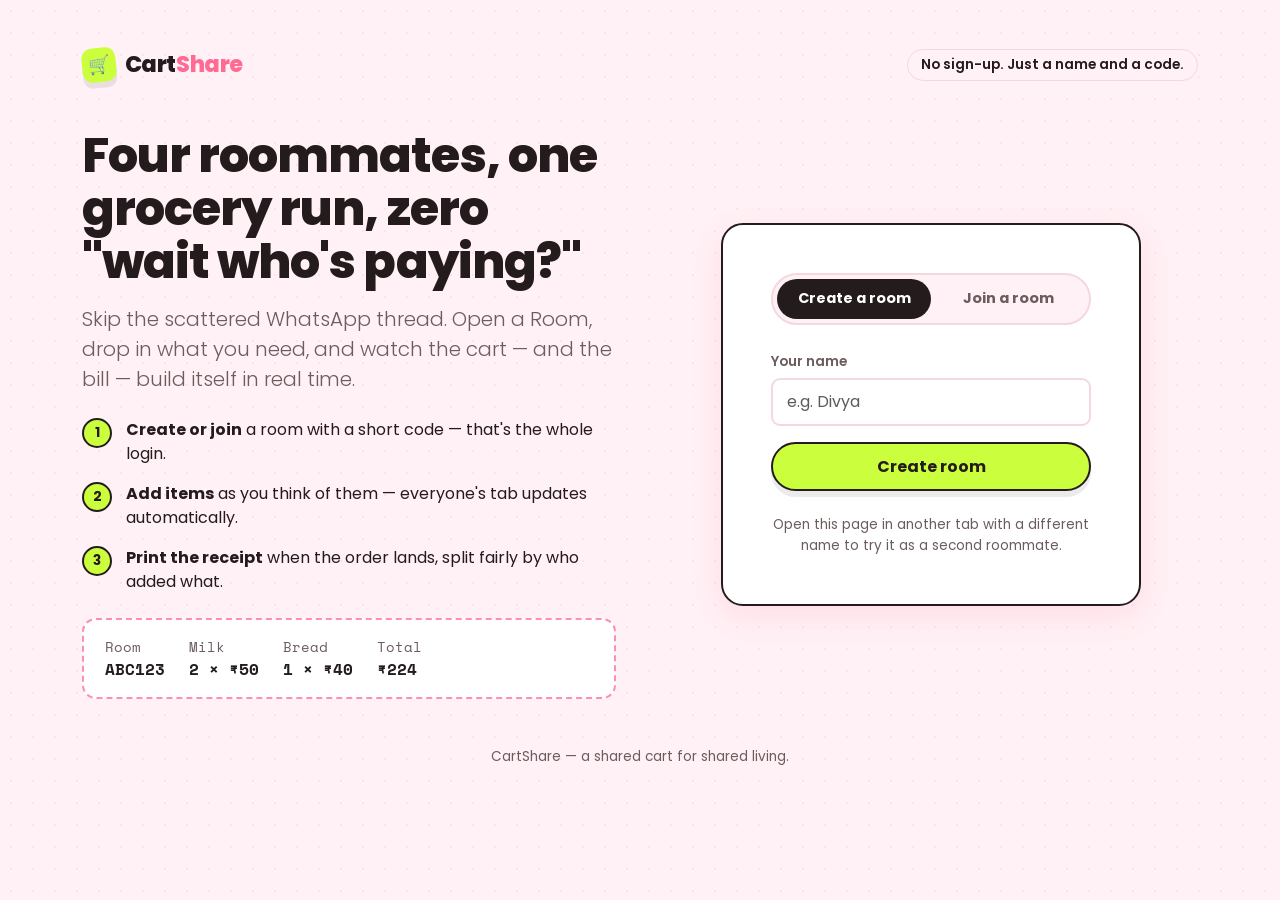
<file: index.html>
<!DOCTYPE html>
<html lang="en">
<head>
<meta charset="UTF-8">
<meta name="viewport" content="width=device-width, initial-scale=1.0">
<title>CartShare — Split the shopping, not the chat</title>
<link rel="icon" href="data:image/svg+xml,<svg xmlns=%22http://www.w3.org/2000/svg%22 viewBox=%220 0 100 100%22><text y=%22.9em%22 font-size=%2290%22>🛒</text></svg>">
<link href="https://cdn.jsdelivr.net/npm/bootstrap@5.3.3/dist/css/bootstrap.min.css" rel="stylesheet">
<link rel="stylesheet" href="style.css">
<link rel="stylesheet" href="login.css">
</head>
<body>

<div class="container py-4 py-md-5">

  <header class="d-flex justify-content-between align-items-center mb-5">
    <div class="brand">
      <span class="brand-basket">🛒</span>
      <span class="brand-name">Cart<span>Share</span></span>
    </div>
    <span class="chip d-none d-sm-inline-flex">No sign-up. Just a name and a code.</span>
  </header>

  <main class="row g-5 align-items-center">

    <!-- LEFT: Story / value prop -->
    <section class="col-lg-6">
      <h1 class="display-5 fw-800 hero-heading mb-3">
        Four roommates, one grocery run, zero "wait who's paying?"
      </h1>
      <p class="lead text-ink-soft mb-4">
        Skip the scattered WhatsApp thread. Open a Room, drop in what you need,
        and watch the cart — and the bill — build itself in real time.
      </p>

      <ol class="how-steps list-unstyled mb-4">
        <li>
          <span class="step-mark">1</span>
          <div>
            <strong>Create or join</strong> a room with a short code — that's the whole login.
          </div>
        </li>
        <li>
          <span class="step-mark">2</span>
          <div>
            <strong>Add items</strong> as you think of them — everyone's tab updates automatically.
          </div>
        </li>
        <li>
          <span class="step-mark">3</span>
          <div>
            <strong>Print the receipt</strong> when the order lands, split fairly by who added what.
          </div>
        </li>
      </ol>

      <div class="d-flex gap-4 flex-wrap sample-room mono">
        <div>
          <div class="text-ink-soft small">Room</div>
          <div class="fw-700">ABC123</div>
        </div>
        <div>
          <div class="text-ink-soft small">Milk</div>
          <div class="fw-700">2 × ₹50</div>
        </div>
        <div>
          <div class="text-ink-soft small">Bread</div>
          <div class="fw-700">1 × ₹40</div>
        </div>
        <div>
          <div class="text-ink-soft small">Total</div>
          <div class="fw-700">₹224</div>
        </div>
      </div>
    </section>

    <!-- RIGHT: Auth card -->
    <section class="col-lg-6">
      <div class="card-soft p-4 p-md-5 auth-card mx-auto">

        <div class="tab-toggle mb-4" role="tablist">
          <button type="button" class="tab-btn active" data-tab="create" id="tabCreate">Create a room</button>
          <button type="button" class="tab-btn" data-tab="join" id="tabJoin">Join a room</button>
        </div>

        <div class="mb-3">
          <label for="userName" class="form-label">Your name</label>
          <input type="text" id="userName" class="form-control" placeholder="e.g. Divya" maxlength="24" autocomplete="off">
        </div>

        <div id="joinCodeGroup" class="mb-3 d-none">
          <label for="roomCode" class="form-label">Room code</label>
          <input type="text" id="roomCode" class="form-control mono text-uppercase" placeholder="ABC123" maxlength="6" autocomplete="off">
        </div>

        <div id="errorMsg" class="alert alert-danger py-2 small d-none" role="alert"></div>

        <button type="button" id="createRoomBtn" class="btn btn-lime w-100 mb-2">Create room</button>
        <button type="button" id="joinRoomBtn" class="btn btn-outline-pink w-100 d-none">Join room</button>

        <p class="footer-note text-center mt-3 mb-0">
          Open this page in another tab with a different name to try it as a second roommate.
        </p>
      </div>
    </section>

  </main>

  <footer class="text-center footer-note mt-5">
    CartShare — a shared cart for shared living.
  </footer>
</div>

<script src="storage.js"></script>
<script src="login.js"></script>
</body>
</html>
</file>
<file: style.css>
/* ==========================================================================
   CartShare — Shared Styles
   Theme: Neon Lime + Peach/Baby Pink
   ========================================================================== */

@import url('https://fonts.googleapis.com/css2?family=Poppins:wght@400;500;600;700;800&family=Space+Mono:wght@400;700&display=swap');

:root {
  --lime: #CBFF3D;
  --lime-dark: #A9E01B;
  --peach: #FFC7D4;
  --pink: #FF8FAE;
  --pink-deep: #FF6B93;
  --baby-pink: #FFF1F5;
  --cream: #FFFBF7;
  --ink: #241C1C;
  --ink-soft: #6B5D5D;
  --white: #FFFFFF;
  --line: #F3D9DF;
  --radius-lg: 22px;
  --radius-md: 14px;
  --radius-sm: 9px;
  --shadow-card: 0 10px 30px rgba(255, 107, 147, 0.14);
  --shadow-pop: 0 6px 0 rgba(0, 0, 0, 0.08);
}

* { box-sizing: border-box; }

html { scroll-behavior: smooth; }

body {
  font-family: 'Poppins', 'Segoe UI', sans-serif;
  background-color: var(--baby-pink);
  background-image:
    radial-gradient(circle, rgba(255,107,147,0.12) 1.5px, transparent 1.5px);
  background-size: 22px 22px;
  color: var(--ink);
  min-height: 100vh;
}

.mono { font-family: 'Space Mono', monospace; }

a { color: var(--pink-deep); text-decoration: none; }

/* ---------- Brand mark ---------- */
.brand {
  display: inline-flex;
  align-items: center;
  gap: 0.55rem;
  font-weight: 800;
  font-size: 1.4rem;
  letter-spacing: -0.02em;
}
.brand-basket {
  width: 34px;
  height: 34px;
  border-radius: 10px;
  background: var(--lime);
  display: grid;
  place-items: center;
  font-size: 1.1rem;
  box-shadow: var(--shadow-pop);
  transform: rotate(-6deg);
}
.brand-name span { color: var(--pink-deep); }

/* ---------- Buttons ---------- */
.btn-lime {
  background-color: var(--lime);
  border: 2px solid var(--ink);
  color: var(--ink);
  font-weight: 700;
  border-radius: 999px;
  padding: 0.65rem 1.7rem;
  box-shadow: var(--shadow-pop);
  transition: transform 0.12s ease, box-shadow 0.12s ease;
}
.btn-lime:hover, .btn-lime:focus {
  background-color: var(--lime-dark);
  color: var(--ink);
  transform: translateY(2px);
  box-shadow: 0 4px 0 rgba(0,0,0,0.08);
}

.btn-outline-pink {
  background: transparent;
  border: 2px solid var(--pink);
  color: var(--pink-deep);
  font-weight: 700;
  border-radius: 999px;
  padding: 0.65rem 1.7rem;
  transition: all 0.12s ease;
}
.btn-outline-pink:hover {
  background: var(--pink);
  color: var(--white);
  border-color: var(--pink);
}

.btn-pink-solid {
  background: var(--pink-deep);
  border: 2px solid var(--ink);
  color: var(--white);
  font-weight: 700;
  border-radius: 999px;
  padding: 0.65rem 1.7rem;
  box-shadow: var(--shadow-pop);
  transition: transform 0.12s ease, box-shadow 0.12s ease;
}
.btn-pink-solid:hover {
  background: #ff5686;
  color: var(--white);
  transform: translateY(2px);
  box-shadow: 0 4px 0 rgba(0,0,0,0.08);
}

.btn-ghost {
  background: transparent;
  border: none;
  color: var(--ink-soft);
  font-weight: 600;
}
.btn-ghost:hover { color: var(--pink-deep); }

/* ---------- Cards ---------- */
.card-soft {
  background: var(--white);
  border-radius: var(--radius-lg);
  border: 2px solid var(--ink);
  box-shadow: var(--shadow-card);
}

.form-control, .form-select {
  border-radius: var(--radius-sm);
  border: 2px solid var(--line);
  padding: 0.65rem 0.9rem;
}
.form-control:focus, .form-select:focus {
  border-color: var(--pink);
  box-shadow: 0 0 0 3px rgba(255, 143, 174, 0.25);
}

.form-label {
  font-weight: 600;
  font-size: 0.85rem;
  color: var(--ink-soft);
  margin-bottom: 0.35rem;
}

/* ---------- Utility chips ---------- */
.chip {
  display: inline-flex;
  align-items: center;
  gap: 0.35rem;
  background: var(--baby-pink);
  border: 1.5px solid var(--line);
  border-radius: 999px;
  padding: 0.3rem 0.8rem;
  font-size: 0.85rem;
  font-weight: 600;
}

.footer-note {
  color: var(--ink-soft);
  font-size: 0.85rem;
}

/* ---------- Focus accessibility ---------- */
a:focus-visible, button:focus-visible, input:focus-visible {
  outline: 3px solid var(--pink-deep);
  outline-offset: 2px;
}

@media (prefers-reduced-motion: reduce) {
  * { transition: none !important; animation: none !important; }
}
</file>
<file: login.css>
.fw-800 { font-weight: 800; }
.fw-700 { font-weight: 700; }
.text-ink-soft { color: var(--ink-soft); }

.hero-heading {
  letter-spacing: -0.02em;
  line-height: 1.1;
}

.how-steps li {
  display: flex;
  gap: 0.9rem;
  align-items: flex-start;
  margin-bottom: 1rem;
}
.step-mark {
  flex: none;
  width: 30px;
  height: 30px;
  border-radius: 50%;
  background: var(--lime);
  border: 2px solid var(--ink);
  display: grid;
  place-items: center;
  font-weight: 700;
  font-size: 0.85rem;
}

.sample-room {
  background: var(--white);
  border: 2px dashed var(--pink);
  border-radius: var(--radius-md);
  padding: 1rem 1.3rem;
}

.auth-card { max-width: 420px; }

.tab-toggle {
  display: flex;
  background: var(--baby-pink);
  border-radius: 999px;
  padding: 4px;
  border: 2px solid var(--line);
}
.tab-btn {
  flex: 1;
  border: none;
  background: transparent;
  padding: 0.55rem 0.5rem;
  border-radius: 999px;
  font-weight: 700;
  font-size: 0.9rem;
  color: var(--ink-soft);
  transition: background 0.15s ease, color 0.15s ease;
}
.tab-btn.active {
  background: var(--ink);
  color: var(--white);
}
</file>
<file: receipt.css>
.receipt-sheet {
  max-width: 480px;
  font-family: 'Space Mono', monospace;
}

.dashed {
  border: none;
  border-top: 2px dashed var(--line);
  margin: 1rem 0;
}

.receipt-table th {
  font-size: 0.75rem;
  color: var(--ink-soft);
  border-bottom: 1.5px solid var(--line);
  font-weight: 700;
}
.receipt-table td {
  border-bottom: none;
  padding-top: 0.4rem;
  padding-bottom: 0.4rem;
}
.receipt-table td:last-child, .receipt-table th:last-child { text-align: right; }
.receipt-table td:nth-child(2), .receipt-table th:nth-child(2) { text-align: center; }

.total-line {
  font-size: 1.15rem;
}

.added-by-list li {
  font-size: 0.9rem;
  padding: 0.2rem 0;
}

/* ---------- Print ---------- */
@media print {
  body {
    background: none !important;
  }
  .no-print { display: none !important; }
  .receipt-sheet {
    box-shadow: none !important;
    border: none !important;
    max-width: 100%;
  }
  .container { padding: 0 !important; }
}
</file>
<file: room.css>
.room-code {
  font-size: 1.3rem;
  letter-spacing: 0.08em;
  background: var(--lime);
  border: 2px solid var(--ink);
  border-radius: var(--radius-sm);
  padding: 0.15rem 0.6rem;
}

.member-chip {
  background: var(--baby-pink);
  border: 1.5px solid var(--line);
  border-radius: 999px;
  padding: 0.3rem 0.8rem;
  font-size: 0.85rem;
  font-weight: 600;
}

.cart-table thead th {
  font-size: 0.78rem;
  text-transform: none;
  color: var(--ink-soft);
  border-bottom: 2px solid var(--line);
  font-weight: 700;
}
.cart-table td {
  border-bottom: 1.5px solid var(--line);
  vertical-align: middle;
}
.cart-table tbody tr:last-child td { border-bottom: none; }

.qty-control {
  display: inline-flex;
  align-items: center;
  gap: 0.5rem;
  background: var(--baby-pink);
  border-radius: 999px;
  padding: 0.15rem 0.35rem;
}
.btn-qty {
  width: 26px;
  height: 26px;
  padding: 0;
  border-radius: 50%;
  border: 2px solid var(--ink);
  background: var(--white);
  font-weight: 700;
  line-height: 1;
}
.btn-qty:hover { background: var(--lime); }
.qty-value { min-width: 1.2rem; text-align: center; font-weight: 700; }

.badge-added {
  background: var(--peach);
  border-radius: 999px;
  padding: 0.25rem 0.7rem;
  font-size: 0.78rem;
  font-weight: 700;
}

.btn-remove {
  background: transparent;
  border: none;
  font-size: 1rem;
}
.btn-remove:hover { transform: scale(1.15); }

.empty-state {
  color: var(--ink-soft);
  border: 2px dashed var(--line);
  border-radius: var(--radius-md);
}

.total-row {
  border-top: 2px dashed var(--line);
}

.activity-card {
  max-height: 640px;
  overflow-y: auto;
}
.activity-list { display: flex; flex-direction: column; gap: 0.7rem; }
.activity-item {
  display: flex;
  gap: 0.7rem;
  align-items: baseline;
  padding-bottom: 0.7rem;
  border-bottom: 1.5px dashed var(--line);
  font-size: 0.9rem;
}
.activity-item:last-child { border-bottom: none; padding-bottom: 0; }
.activity-time {
  flex: none;
  color: var(--pink-deep);
  font-weight: 700;
  font-size: 0.78rem;
  font-family: 'Space Mono', monospace;
}
.activity-empty { color: var(--ink-soft); font-size: 0.9rem; }
</file>
